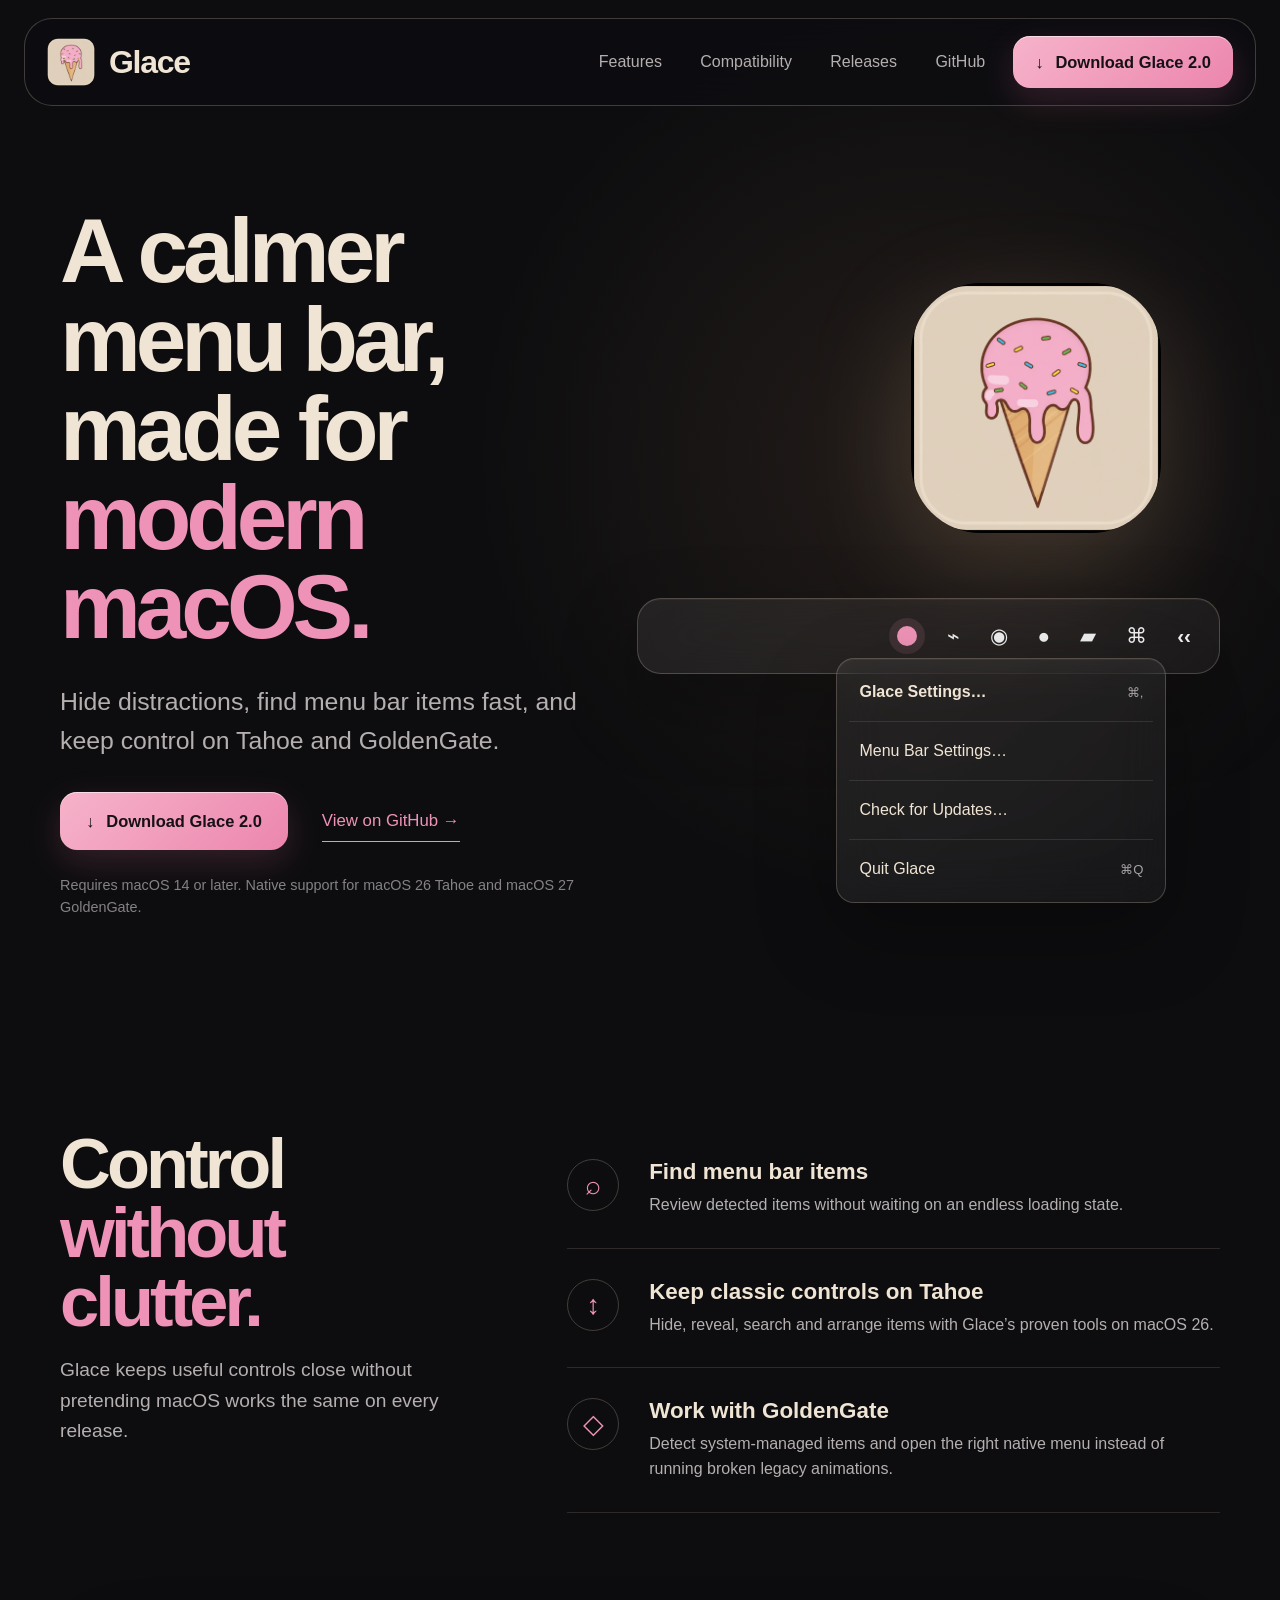
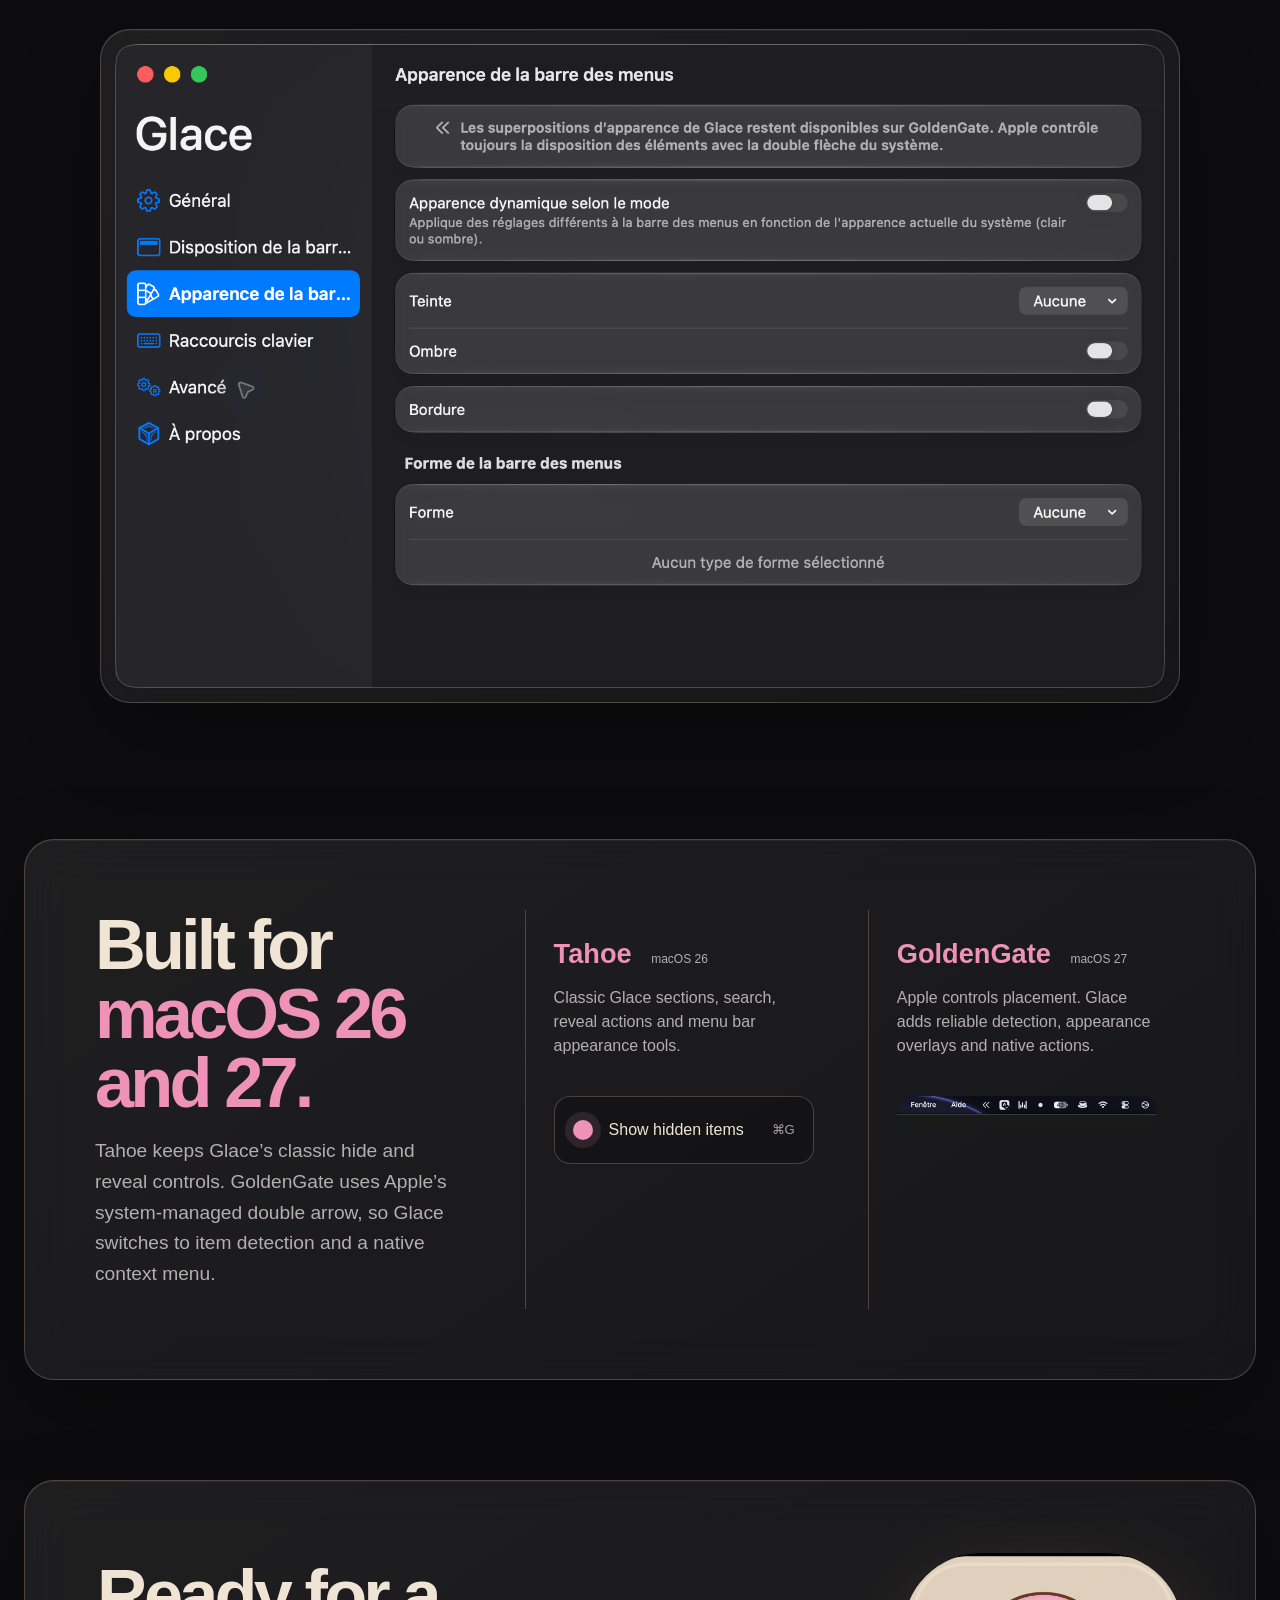
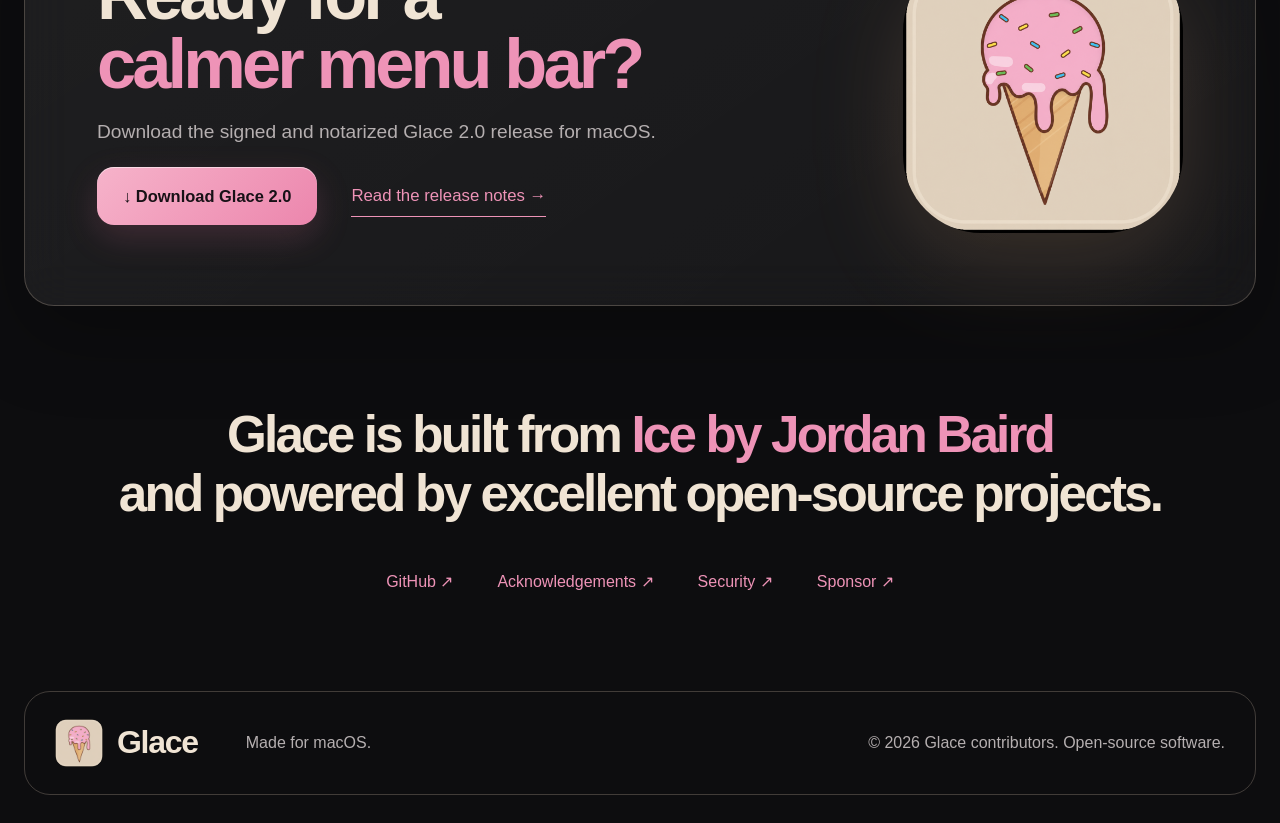
<file: index.html>
<!doctype html>
<html lang="en">
<head>
  <meta charset="utf-8">
  <meta name="viewport" content="width=device-width, initial-scale=1">
  <meta name="description" content="Glace is a modern menu bar manager for macOS Tahoe and GoldenGate.">
  <meta name="theme-color" content="#0d0d0f">
  <meta property="og:title" content="Glace — A calmer menu bar">
  <meta property="og:description" content="Hide distractions, find menu bar items fast, and stay in control on modern macOS.">
  <meta property="og:image" content="https://scorpion7slayer.github.io/Glace/assets/glace-icon.png">
  <title>Glace — A calmer menu bar for macOS</title>
  <link rel="icon" href="assets/glace-icon.png">
  <link rel="stylesheet" href="styles.css">
</head>
<body>
  <header class="site-header" aria-label="Primary navigation">
    <a class="brand" href="#top" aria-label="Glace home">
      <img src="assets/glace-icon.png" alt="" width="48" height="48">
      <span>Glace</span>
    </a>
    <nav>
      <a href="#features">Features</a>
      <a href="#compatibility">Compatibility</a>
      <a href="updates/Glace-2.0.0.html">Releases</a>
      <a href="https://github.com/scorpion7slayer/Glace">GitHub</a>
    </nav>
    <a class="button button-small" href="https://github.com/scorpion7slayer/Glace/releases/latest/download/Glace-2.0.0.dmg">
      <span aria-hidden="true">↓</span> Download Glace 2.0
    </a>
  </header>

  <main id="top">
    <section class="hero section-shell">
      <div class="hero-copy">
        <h1>A calmer menu bar,<br>made for <span>modern macOS.</span></h1>
        <p>Hide distractions, find menu bar items fast, and keep control on Tahoe and GoldenGate.</p>
        <div class="actions">
          <a class="button" href="https://github.com/scorpion7slayer/Glace/releases/latest/download/Glace-2.0.0.dmg">
            <span aria-hidden="true">↓</span> Download Glace 2.0
          </a>
          <a class="text-link" href="https://github.com/scorpion7slayer/Glace">View on GitHub <span aria-hidden="true">→</span></a>
        </div>
        <p class="requirements">Requires macOS 14 or later. Native support for macOS 26 Tahoe and macOS 27 GoldenGate.</p>
      </div>
      <div class="hero-visual" aria-label="Glace running on macOS">
        <img class="hero-icon" src="assets/glace-icon.png" alt="Glace melting ice-cream app icon">
        <div class="menu-bar-demo glass-panel">
          <div class="demo-dot" aria-hidden="true"></div>
          <span>⌁</span><span>◉</span><span>●</span><span>▰</span><span>⌘</span>
          <strong>‹‹</strong>
        </div>
        <div class="context-menu glass-panel">
          <div><strong>Glace Settings…</strong><kbd>⌘,</kbd></div>
          <hr>
          <div>Menu Bar Settings…</div>
          <hr>
          <div>Check for Updates…</div>
          <hr>
          <div>Quit Glace <kbd>⌘Q</kbd></div>
        </div>
      </div>
    </section>

    <section id="features" class="features section-shell">
      <div class="section-heading">
        <h2>Control <span>without clutter.</span></h2>
        <p>Glace keeps useful controls close without pretending macOS works the same on every release.</p>
      </div>
      <div class="feature-list">
        <article>
          <span class="feature-icon" aria-hidden="true">⌕</span>
          <div><h3>Find menu bar items</h3><p>Review detected items without waiting on an endless loading state.</p></div>
        </article>
        <article>
          <span class="feature-icon" aria-hidden="true">↕</span>
          <div><h3>Keep classic controls on Tahoe</h3><p>Hide, reveal, search and arrange items with Glace’s proven tools on macOS 26.</p></div>
        </article>
        <article>
          <span class="feature-icon" aria-hidden="true">◇</span>
          <div><h3>Work with GoldenGate</h3><p>Detect system-managed items and open the right native menu instead of running broken legacy animations.</p></div>
        </article>
      </div>
      <figure class="settings-shot glass-panel">
        <img src="assets/glace-settings.png" alt="Glace menu bar appearance settings on macOS">
      </figure>
    </section>

    <section id="compatibility" class="compatibility section-shell glass-panel">
      <div class="compatibility-copy">
        <h2>Built for<br><span>macOS 26 and 27.</span></h2>
        <p>Tahoe keeps Glace’s classic hide and reveal controls. GoldenGate uses Apple’s system-managed double arrow, so Glace switches to item detection and a native context menu.</p>
      </div>
      <div class="os-comparison">
        <article>
          <h3>Tahoe <small>macOS 26</small></h3>
          <p>Classic Glace sections, search, reveal actions and menu bar appearance tools.</p>
          <div class="mini-menu"><span class="demo-dot"></span><span>Show hidden items</span><kbd>⌘G</kbd></div>
        </article>
        <article>
          <h3>GoldenGate <small>macOS 27</small></h3>
          <p>Apple controls placement. Glace adds reliable detection, appearance overlays and native actions.</p>
          <img src="assets/goldengate-menu-bar.png" alt="GoldenGate menu bar with Apple's double arrow">
        </article>
      </div>
    </section>

    <section class="download section-shell glass-panel">
      <div>
        <h2>Ready for a<br><span>calmer menu bar?</span></h2>
        <p>Download the signed and notarized Glace 2.0 release for macOS.</p>
        <div class="actions">
          <a class="button" href="https://github.com/scorpion7slayer/Glace/releases/latest/download/Glace-2.0.0.dmg">↓ Download Glace 2.0</a>
          <a class="text-link" href="updates/Glace-2.0.0.html">Read the release notes →</a>
        </div>
      </div>
      <img src="assets/glace-icon.png" alt="" width="280" height="280">
    </section>

    <section class="open-source section-shell">
      <h2>Glace is built from <a href="https://github.com/jordanbaird/Ice">Ice by Jordan Baird</a><br>and powered by excellent open-source projects.</h2>
      <div class="resource-links">
        <a href="https://github.com/scorpion7slayer/Glace">GitHub ↗</a>
        <a href="https://github.com/scorpion7slayer/Glace/blob/main/Ice/Resources/Acknowledgements.rtf">Acknowledgements ↗</a>
        <a href="https://github.com/scorpion7slayer/Glace/security/policy">Security ↗</a>
        <a href="https://github.com/sponsors/scorpion7slayer">Sponsor ↗</a>
      </div>
    </section>
  </main>

  <footer class="site-footer section-shell">
    <a class="brand" href="#top"><img src="assets/glace-icon.png" alt="" width="48" height="48"><span>Glace</span></a>
    <p>Made for macOS.</p>
    <p>© 2026 Glace contributors. Open-source software.</p>
  </footer>
  <script src="script.js"></script>
</body>
</html>
</file>
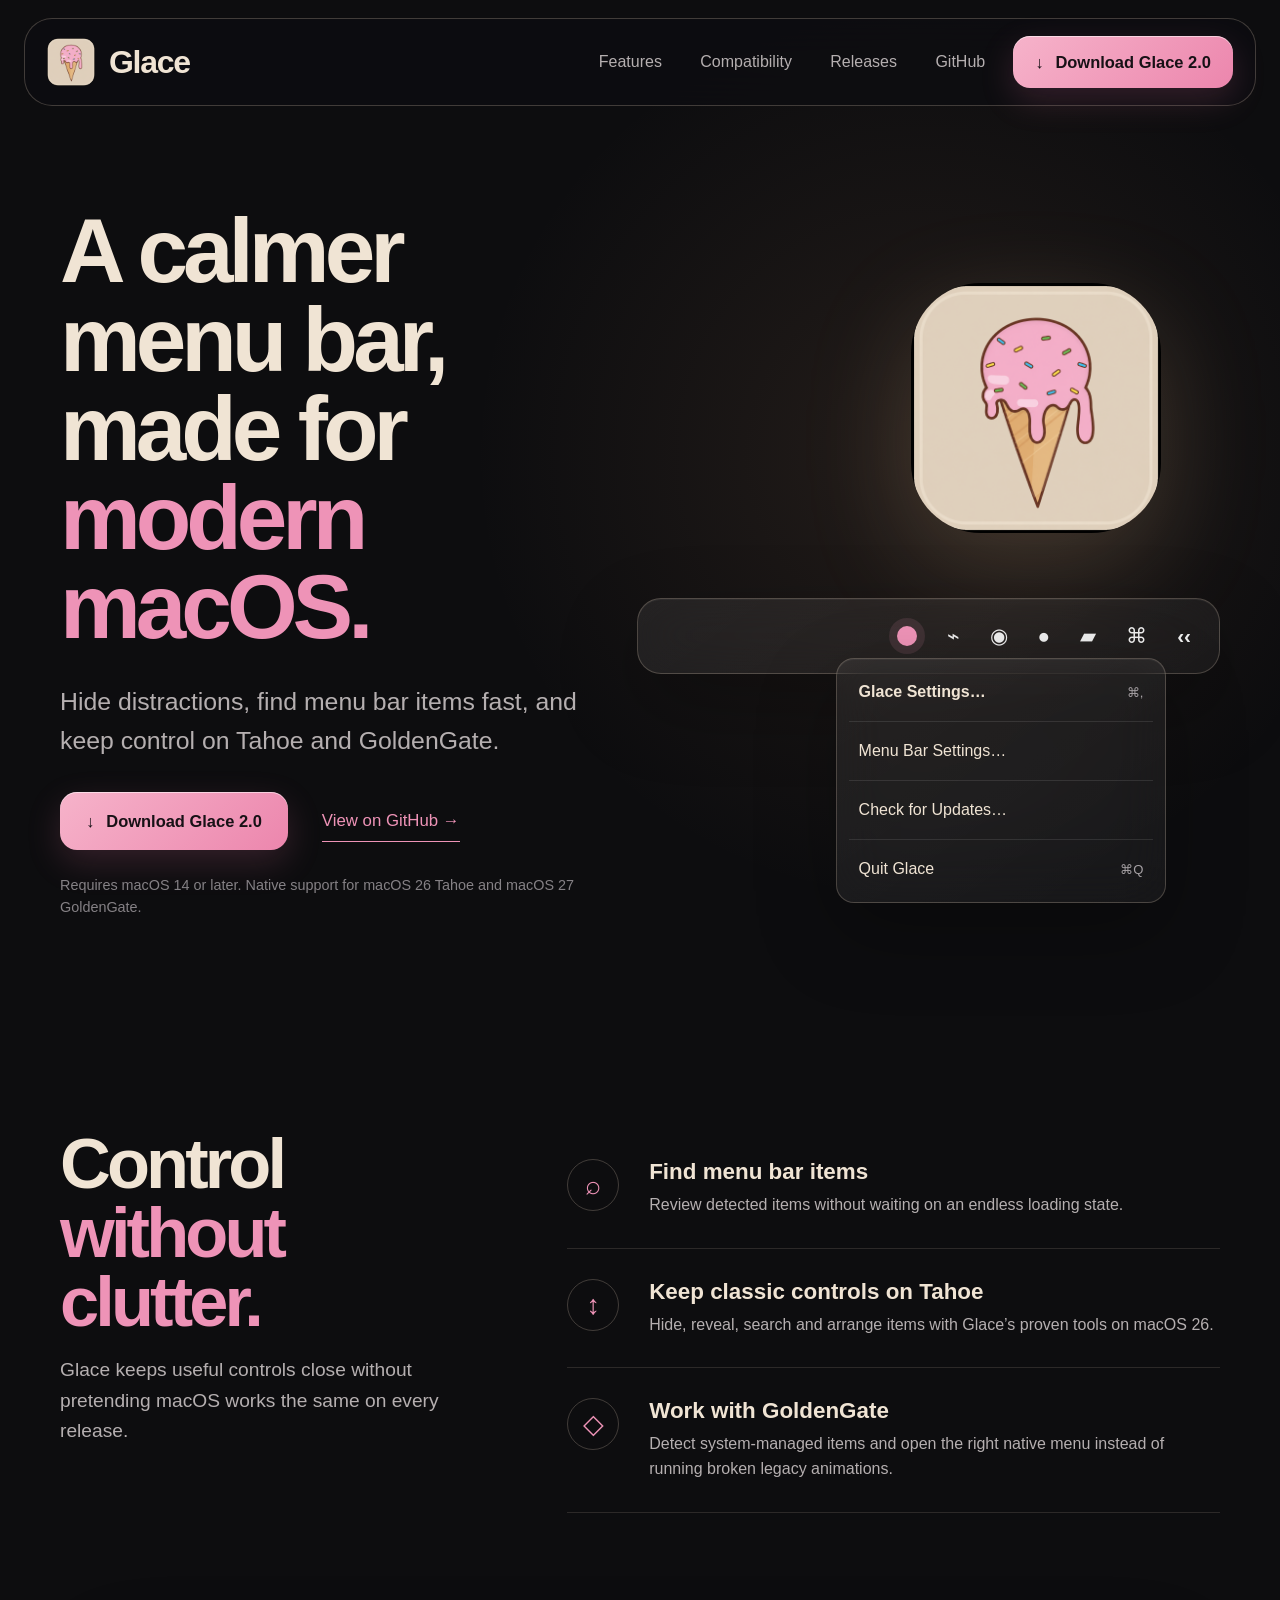
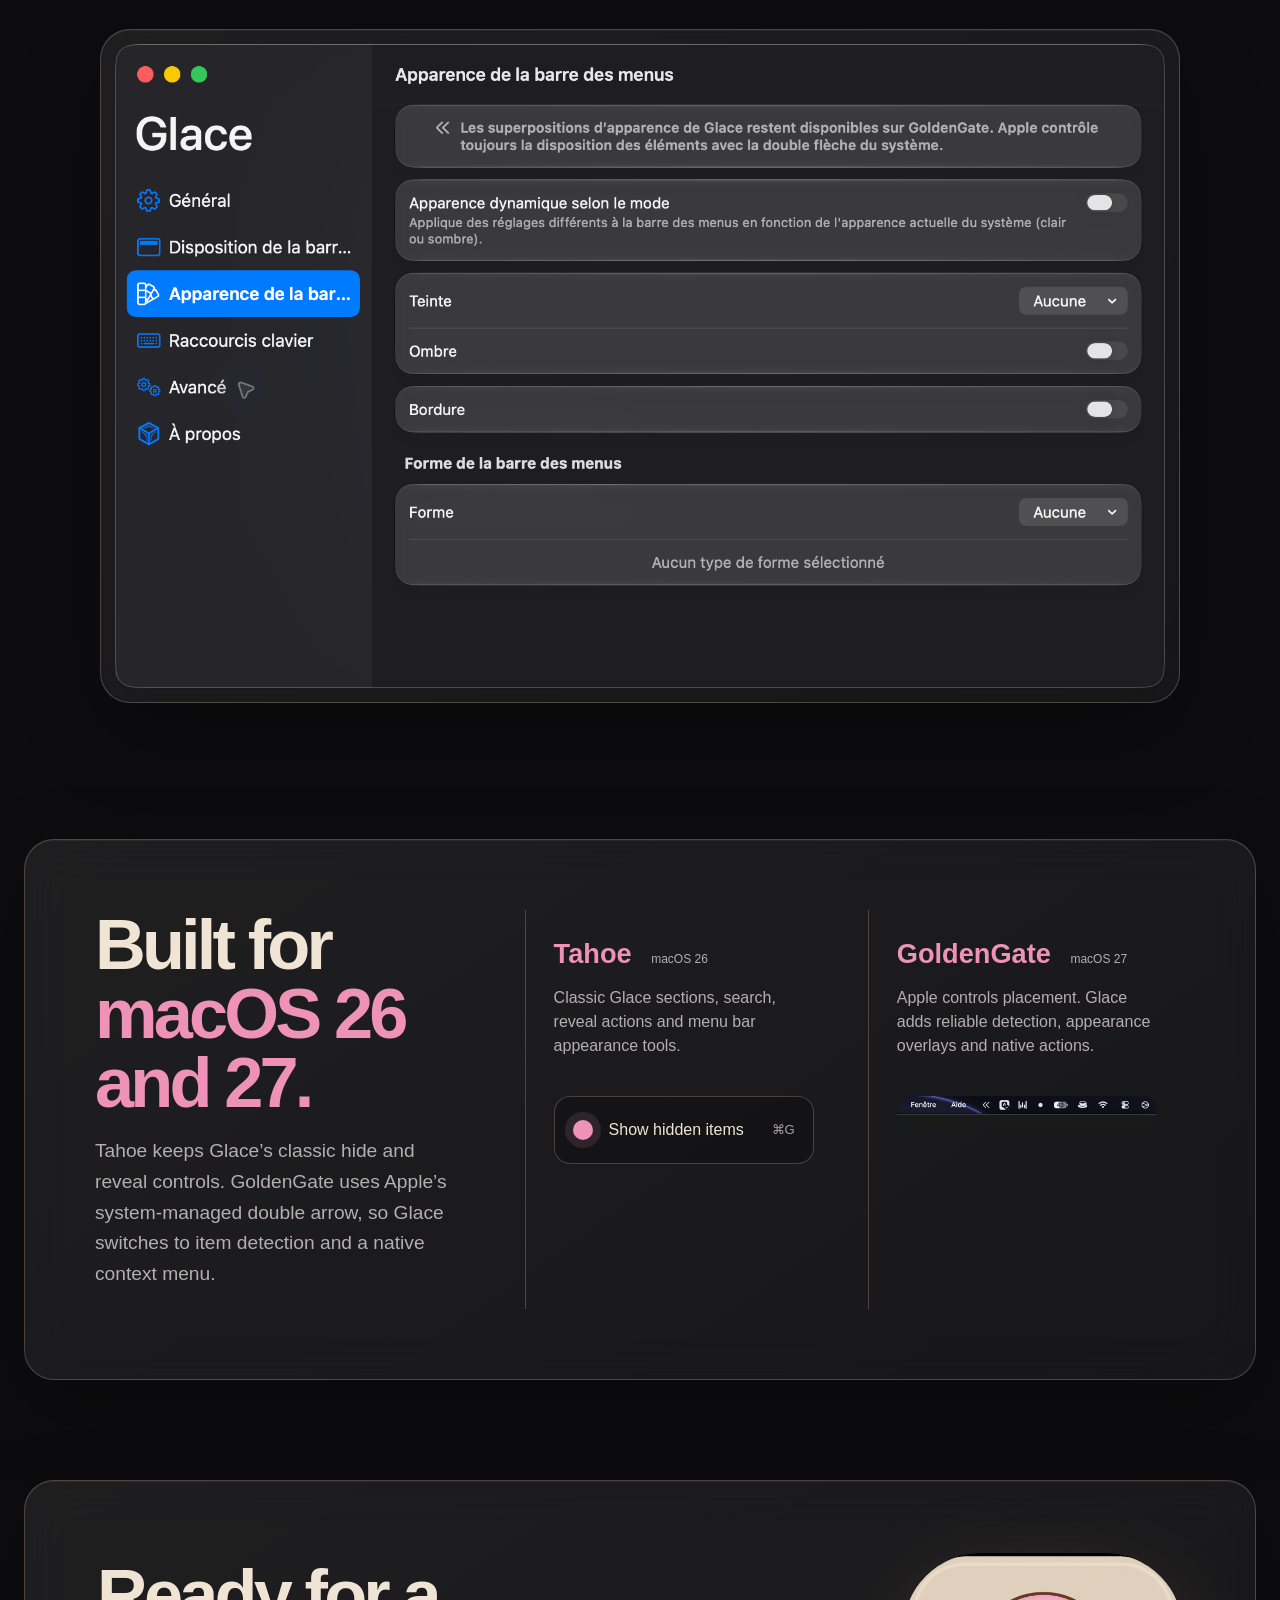
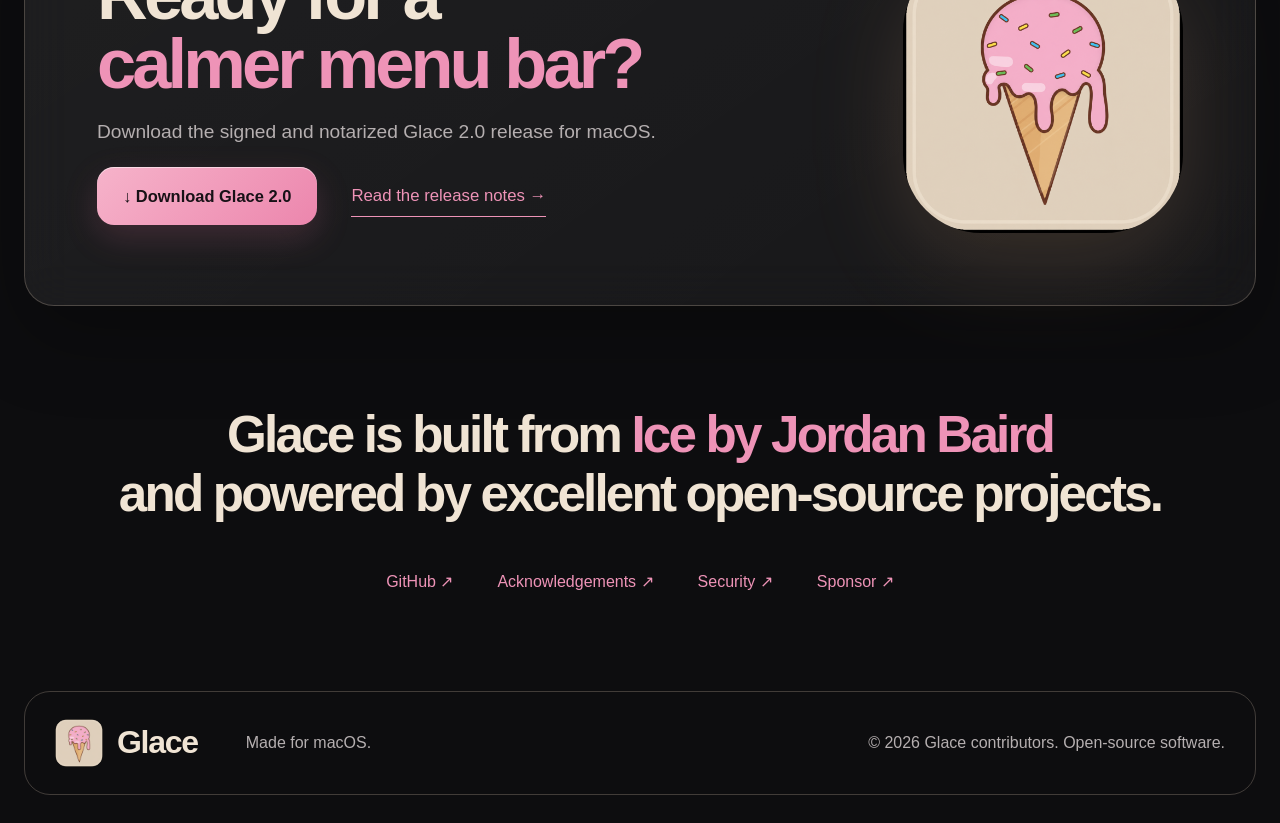
<file: Website/index.html>
<!doctype html>
<html lang="en">
<head>
  <meta charset="utf-8">
  <meta name="viewport" content="width=device-width, initial-scale=1">
  <meta name="description" content="Glace is a modern menu bar manager for macOS Tahoe and GoldenGate.">
  <meta name="theme-color" content="#0d0d0f">
  <meta property="og:title" content="Glace — A calmer menu bar">
  <meta property="og:description" content="Hide distractions, find menu bar items fast, and stay in control on modern macOS.">
  <meta property="og:image" content="https://scorpion7slayer.github.io/Glace/assets/glace-icon.png">
  <title>Glace — A calmer menu bar for macOS</title>
  <link rel="icon" href="assets/glace-icon.png">
  <link rel="stylesheet" href="styles.css">
</head>
<body>
  <header class="site-header" aria-label="Primary navigation">
    <a class="brand" href="#top" aria-label="Glace home">
      <img src="assets/glace-icon.png" alt="" width="48" height="48">
      <span>Glace</span>
    </a>
    <nav>
      <a href="#features">Features</a>
      <a href="#compatibility">Compatibility</a>
      <a href="updates/Glace-2.0.0.html">Releases</a>
      <a href="https://github.com/scorpion7slayer/Glace">GitHub</a>
    </nav>
    <a class="button button-small" href="https://github.com/scorpion7slayer/Glace/releases/tag/v2.0.0">
      <span aria-hidden="true">↓</span> Download Glace 2.0
    </a>
  </header>

  <main id="top">
    <section class="hero section-shell">
      <div class="hero-copy">
        <h1>A calmer menu bar,<br>made for <span>modern macOS.</span></h1>
        <p>Hide distractions, find menu bar items fast, and keep control on Tahoe and GoldenGate.</p>
        <div class="actions">
          <a class="button" href="https://github.com/scorpion7slayer/Glace/releases/tag/v2.0.0">
            <span aria-hidden="true">↓</span> Download Glace 2.0
          </a>
          <a class="text-link" href="https://github.com/scorpion7slayer/Glace">View on GitHub <span aria-hidden="true">→</span></a>
        </div>
        <p class="requirements">Requires macOS 14 or later. Native support for macOS 26 Tahoe and macOS 27 GoldenGate.</p>
      </div>
      <div class="hero-visual" aria-label="Glace running on macOS">
        <img class="hero-icon" src="assets/glace-icon.png" alt="Glace melting ice-cream app icon">
        <div class="menu-bar-demo glass-panel">
          <div class="demo-dot" aria-hidden="true"></div>
          <span>⌁</span><span>◉</span><span>●</span><span>▰</span><span>⌘</span>
          <strong>‹‹</strong>
        </div>
        <div class="context-menu glass-panel">
          <div><strong>Glace Settings…</strong><kbd>⌘,</kbd></div>
          <hr>
          <div>Menu Bar Settings…</div>
          <hr>
          <div>Check for Updates…</div>
          <hr>
          <div>Quit Glace <kbd>⌘Q</kbd></div>
        </div>
      </div>
    </section>

    <section id="features" class="features section-shell">
      <div class="section-heading">
        <h2>Control <span>without clutter.</span></h2>
        <p>Glace keeps useful controls close without pretending macOS works the same on every release.</p>
      </div>
      <div class="feature-list">
        <article>
          <span class="feature-icon" aria-hidden="true">⌕</span>
          <div><h3>Find menu bar items</h3><p>Review detected items without waiting on an endless loading state.</p></div>
        </article>
        <article>
          <span class="feature-icon" aria-hidden="true">↕</span>
          <div><h3>Keep classic controls on Tahoe</h3><p>Hide, reveal, search and arrange items with Glace’s proven tools on macOS 26.</p></div>
        </article>
        <article>
          <span class="feature-icon" aria-hidden="true">◇</span>
          <div><h3>Work with GoldenGate</h3><p>Detect system-managed items and open the right native menu instead of running broken legacy animations.</p></div>
        </article>
      </div>
      <figure class="settings-shot glass-panel">
        <img src="assets/glace-settings.png" alt="Glace menu bar appearance settings on macOS">
      </figure>
    </section>

    <section id="compatibility" class="compatibility section-shell glass-panel">
      <div class="compatibility-copy">
        <h2>Built for<br><span>macOS 26 and 27.</span></h2>
        <p>Tahoe keeps Glace’s classic hide and reveal controls. GoldenGate uses Apple’s system-managed double arrow, so Glace switches to item detection and a native context menu.</p>
      </div>
      <div class="os-comparison">
        <article>
          <h3>Tahoe <small>macOS 26</small></h3>
          <p>Classic Glace sections, search, reveal actions and menu bar appearance tools.</p>
          <div class="mini-menu"><span class="demo-dot"></span><span>Show hidden items</span><kbd>⌘G</kbd></div>
        </article>
        <article>
          <h3>GoldenGate <small>macOS 27</small></h3>
          <p>Apple controls placement. Glace adds reliable detection, appearance overlays and native actions.</p>
          <img src="assets/goldengate-menu-bar.png" alt="GoldenGate menu bar with Apple's double arrow">
        </article>
      </div>
    </section>

    <section class="download section-shell glass-panel">
      <div>
        <h2>Ready for a<br><span>calmer menu bar?</span></h2>
        <p>Download the signed and notarized Glace 2.0 release for macOS.</p>
        <div class="actions">
          <a class="button" href="https://github.com/scorpion7slayer/Glace/releases/tag/v2.0.0">↓ Download Glace 2.0</a>
          <a class="text-link" href="updates/Glace-2.0.0.html">Read the release notes →</a>
        </div>
      </div>
      <img src="assets/glace-icon.png" alt="" width="280" height="280">
    </section>

    <section class="open-source section-shell">
      <h2>Glace is built from <a href="https://github.com/jordanbaird/Ice">Ice by Jordan Baird</a><br>and powered by excellent open-source projects.</h2>
      <div class="resource-links">
        <a href="https://github.com/scorpion7slayer/Glace">GitHub ↗</a>
        <a href="https://github.com/scorpion7slayer/Glace/blob/main/Ice/Resources/Acknowledgements.rtf">Acknowledgements ↗</a>
        <a href="https://github.com/scorpion7slayer/Glace/security/policy">Security ↗</a>
        <a href="https://github.com/sponsors/scorpion7slayer">Sponsor ↗</a>
      </div>
    </section>
  </main>

  <footer class="site-footer section-shell">
    <a class="brand" href="#top"><img src="assets/glace-icon.png" alt="" width="48" height="48"><span>Glace</span></a>
    <p>Made for macOS.</p>
    <p>© 2026 Glace contributors. Open-source software.</p>
  </footer>
  <script src="script.js"></script>
</body>
</html>
</file>
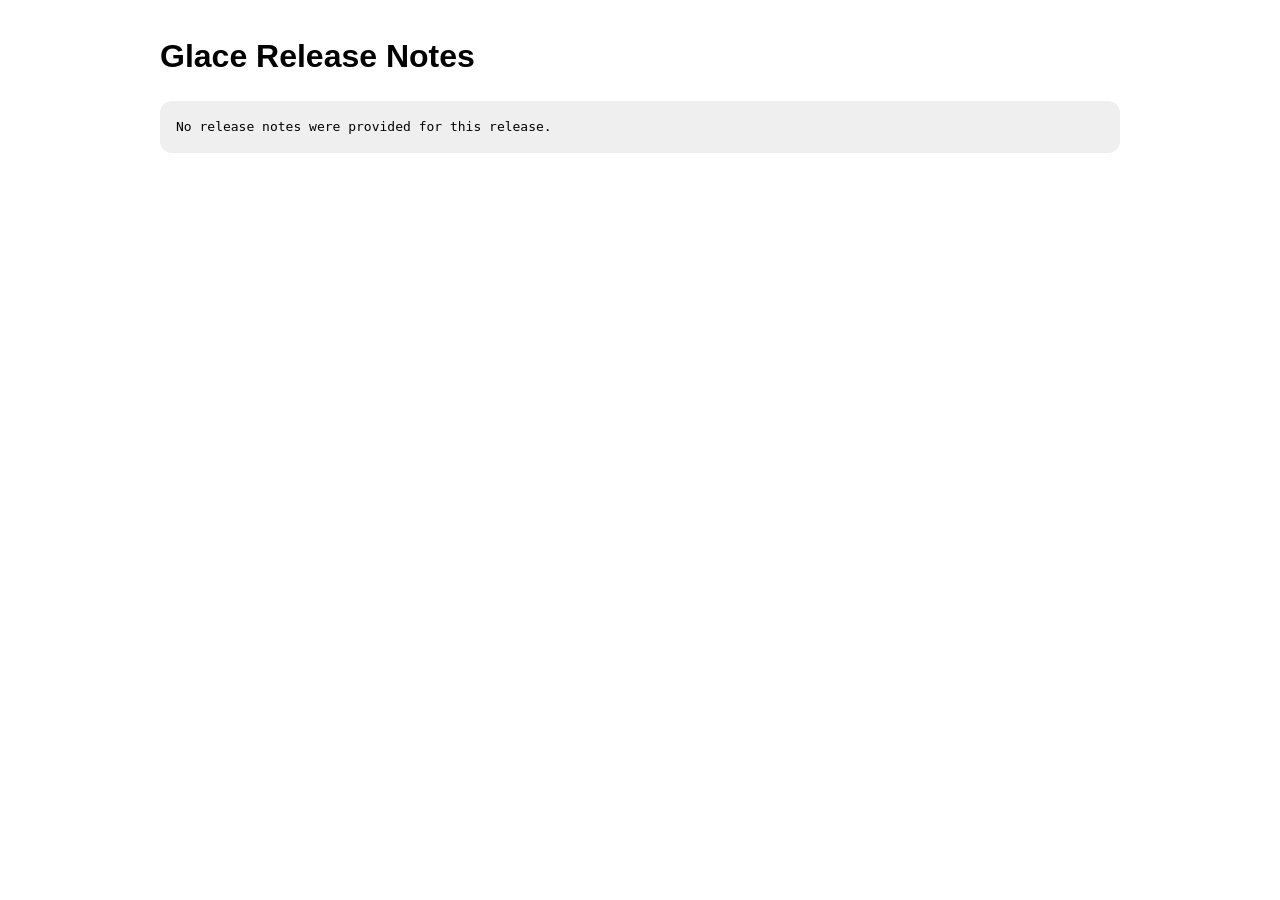
<file: updates/Glace-0.11.14.html>
<!DOCTYPE html>
<html lang="en">
<head>
  <meta charset="utf-8">
  <meta name="viewport" content="width=device-width, initial-scale=1">
  <title>Glace Release Notes</title>
  <style>
    :root { color-scheme: light dark; }
    body { font-family: -apple-system, BlinkMacSystemFont, sans-serif; line-height: 1.5; margin: 2rem auto; max-width: 60rem; padding: 0 1rem; }
    pre { white-space: pre-wrap; word-break: break-word; background: rgba(127, 127, 127, 0.12); border-radius: 12px; padding: 1rem; }
  </style>
</head>
<body>
  <h1>Glace Release Notes</h1>
  <pre>No release notes were provided for this release.</pre>
</body>
</html>
</file>
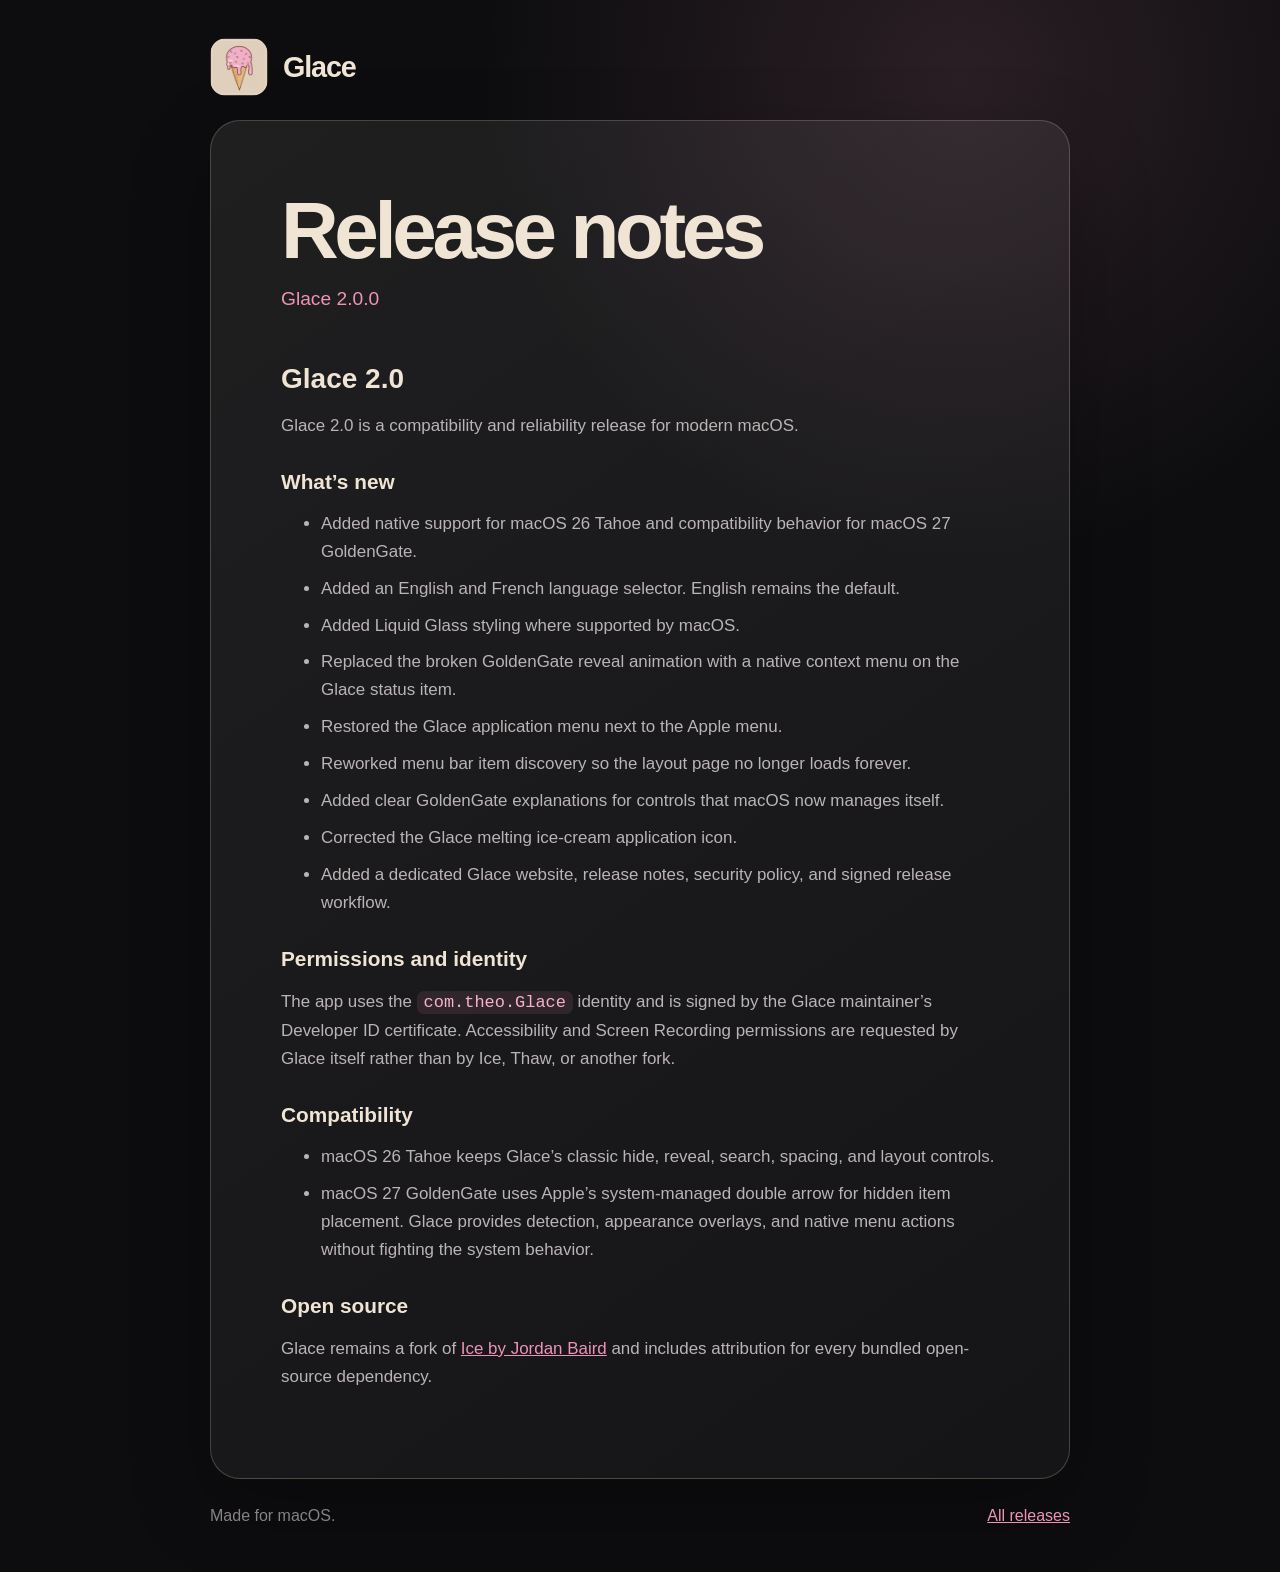
<file: updates/Glace-2.0.0.html>
<!doctype html>
<html lang="en">
<head>
  <meta charset="utf-8">
  <meta name="viewport" content="width=device-width, initial-scale=1">
  <meta name="theme-color" content="#0d0d0f">
  <title>Glace 2.0.0 — Release notes</title>
  <style>
    :root { color-scheme: dark; font-family: -apple-system, BlinkMacSystemFont, "SF Pro Display", sans-serif; background: #0d0d0f; color: #f0e4d4; }
    * { box-sizing: border-box; }
    body { margin: 0; min-height: 100vh; background: radial-gradient(circle at 75% 5%, rgba(238,147,183,.13), transparent 30rem), #0d0d0f; }
    header, main, footer { width: min(calc(100% - 32px), 860px); margin-inline: auto; }
    header { padding: 38px 0 24px; display: flex; align-items: center; gap: 15px; }
    header img { width: 58px; height: 58px; border-radius: 16px; }
    header a { color: inherit; text-decoration: none; font-size: 1.8rem; font-weight: 650; letter-spacing: -.04em; }
    main { padding: clamp(34px, 7vw, 70px); border: 1px solid rgba(231,210,187,.24); border-radius: 30px; background: linear-gradient(145deg, rgba(255,255,255,.075), rgba(255,255,255,.035)); box-shadow: 0 30px 80px rgba(0,0,0,.28); }
    h1 { margin: 0 0 12px; font-size: clamp(3rem, 8vw, 5rem); letter-spacing: -.055em; line-height: 1; }
    .version { margin: 0 0 48px; color: #ee93b7; font-size: 1.2rem; }
    h2 { margin: 42px 0 14px; font-size: 1.75rem; }
    h3 { margin: 30px 0 10px; font-size: 1.3rem; }
    p, li { color: #bbb4b5; font-size: 1.06rem; line-height: 1.65; }
    li { margin: 9px 0; }
    a { color: #ee93b7; }
    code { padding: 2px 7px; border-radius: 7px; background: rgba(238,147,183,.1); color: #f6b3ca; }
    footer { padding: 28px 0 48px; display: flex; justify-content: space-between; gap: 20px; color: #858185; }
    @media (max-width: 560px) { main { padding: 30px 22px; border-radius: 24px; } footer { flex-direction: column; } }
  </style>
</head>
<body>
  <header><img src="../assets/glace-icon.png" alt=""><a href="../">Glace</a></header>
  <main>
    <h1>Release notes</h1>
    <p class="version">Glace 2.0.0</p>
    <h2>Glace 2.0</h2>
<p>Glace 2.0 is a compatibility and reliability release for modern macOS.</p>
<h3>What’s new</h3>
<ul><li>Added native support for macOS 26 Tahoe and compatibility behavior for macOS 27 GoldenGate.</li><li>Added an English and French language selector. English remains the default.</li><li>Added Liquid Glass styling where supported by macOS.</li><li>Replaced the broken GoldenGate reveal animation with a native context menu on the Glace status item.</li><li>Restored the Glace application menu next to the Apple menu.</li><li>Reworked menu bar item discovery so the layout page no longer loads forever.</li><li>Added clear GoldenGate explanations for controls that macOS now manages itself.</li><li>Corrected the Glace melting ice-cream application icon.</li><li>Added a dedicated Glace website, release notes, security policy, and signed release workflow.</li></ul>
<h3>Permissions and identity</h3>
<p>The app uses the <code>com.theo.Glace</code> identity and is signed by the Glace maintainer’s Developer ID certificate. Accessibility and Screen Recording permissions are requested by Glace itself rather than by Ice, Thaw, or another fork.</p>
<h3>Compatibility</h3>
<ul><li>macOS 26 Tahoe keeps Glace’s classic hide, reveal, search, spacing, and layout controls.</li><li>macOS 27 GoldenGate uses Apple’s system-managed double arrow for hidden item placement. Glace provides detection, appearance overlays, and native menu actions without fighting the system behavior.</li></ul>
<h3>Open source</h3>
<p>Glace remains a fork of <a href="https://github.com/jordanbaird/Ice" rel="noreferrer">Ice by Jordan Baird</a> and includes attribution for every bundled open-source dependency.</p>
  </main>
  <footer><span>Made for macOS.</span><a href="https://github.com/scorpion7slayer/Glace/releases">All releases</a></footer>
</body>
</html>
</file>
<file: styles.css>
:root {
  color-scheme: dark;
  --background: #0d0d0f;
  --surface: rgba(255, 255, 255, 0.045);
  --surface-strong: rgba(255, 255, 255, 0.075);
  --border: rgba(231, 210, 187, 0.24);
  --text: #f0e4d4;
  --muted: #b5afb0;
  --accent: #ee93b7;
  --accent-strong: #f4a3c1;
  --radius: 30px;
  --max-width: 1440px;
  font-family: -apple-system, BlinkMacSystemFont, "SF Pro Display", "Helvetica Neue", sans-serif;
  background: var(--background);
  color: var(--text);
  scroll-behavior: smooth;
}

* { box-sizing: border-box; }
body { margin: 0; min-width: 320px; background: radial-gradient(circle at 72% 11%, rgba(191, 137, 99, 0.12), transparent 28rem), var(--background); }
a { color: inherit; text-decoration: none; }
img { display: block; max-width: 100%; }
.section-shell { width: min(calc(100% - 48px), var(--max-width)); margin-inline: auto; }
.glass-panel { border: 1px solid var(--border); background: linear-gradient(145deg, var(--surface-strong), var(--surface)); box-shadow: inset 0 1px rgba(255, 255, 255, 0.05), 0 30px 80px rgba(0, 0, 0, 0.28); backdrop-filter: blur(24px); }

.site-header { position: sticky; top: 18px; z-index: 20; width: min(calc(100% - 48px), var(--max-width)); margin: 18px auto 0; min-height: 88px; padding: 14px 22px; display: flex; align-items: center; gap: 28px; border: 1px solid var(--border); border-radius: 28px; background: rgba(14, 14, 17, 0.78); backdrop-filter: blur(26px); }
.site-header.is-scrolled { box-shadow: 0 18px 55px rgba(0, 0, 0, 0.34); }
.brand { display: inline-flex; align-items: center; gap: 14px; font-size: 2rem; font-weight: 650; letter-spacing: -0.04em; }
.brand img { border-radius: 12px; }
.site-header nav { margin-left: auto; display: flex; gap: clamp(18px, 3vw, 52px); color: var(--muted); }
.site-header nav a:hover, .site-header nav a:focus-visible, .text-link:hover, .resource-links a:hover { color: var(--accent-strong); }
.button { min-height: 58px; padding: 0 26px; display: inline-flex; align-items: center; justify-content: center; gap: 12px; border-radius: 17px; color: #171116; background: linear-gradient(135deg, #f6b3ca, #ec86ad); font-size: 1.03rem; font-weight: 650; box-shadow: inset 0 1px rgba(255, 255, 255, 0.55), 0 12px 34px rgba(232, 115, 159, 0.18); transition: transform 160ms ease, filter 160ms ease; }
.button:hover { transform: translateY(-2px); filter: brightness(1.06); }
.button-small { min-height: 52px; padding-inline: 22px; }

.hero { min-height: 760px; padding: 100px 36px 78px; display: grid; grid-template-columns: minmax(0, 0.93fr) minmax(520px, 1.07fr); gap: 48px; align-items: center; }
.hero h1, h2 { margin: 0; letter-spacing: -0.055em; line-height: 0.98; }
.hero h1 { max-width: 720px; font-size: clamp(4.2rem, 7.1vw, 7rem); }
.hero h1 span, h2 span { color: var(--accent); }
.hero-copy > p { max-width: 620px; margin: 32px 0; color: var(--muted); font-size: clamp(1.2rem, 2vw, 1.55rem); line-height: 1.55; }
.actions { display: flex; align-items: center; gap: 34px; flex-wrap: wrap; }
.text-link { color: var(--accent); padding-block: 10px; border-bottom: 1px solid currentColor; font-size: 1.05rem; }
.hero-copy .requirements { margin-top: 24px; font-size: 0.9rem; color: #858185; }
.hero-visual { position: relative; min-height: 590px; }
.hero-icon { position: absolute; width: 250px; right: 10%; top: 0; border-radius: 28%; filter: drop-shadow(0 32px 50px rgba(221, 181, 135, 0.2)); }
.menu-bar-demo { position: absolute; left: 2%; right: 0; top: 315px; height: 76px; padding: 0 28px; border-radius: 24px; display: flex; align-items: center; justify-content: flex-end; gap: 30px; color: #eee; font-size: 1.3rem; }
.demo-dot { width: 20px; height: 20px; flex: 0 0 auto; border-radius: 50%; background: var(--accent); box-shadow: 0 0 0 8px rgba(238, 147, 183, 0.12); }
.context-menu { position: absolute; right: 9%; top: 375px; width: 330px; padding: 12px; border-radius: 18px; }
.context-menu div { min-height: 42px; padding: 0 10px; display: flex; align-items: center; justify-content: space-between; }
.context-menu hr { border: 0; border-top: 1px solid rgba(255, 255, 255, 0.1); }
kbd { color: #a7a2a5; font: inherit; font-size: 0.82em; }

.features { padding: 100px 36px 120px; display: grid; grid-template-columns: 0.8fr 1.2fr; gap: 72px; align-items: start; }
.section-heading { position: sticky; top: 145px; }
.section-heading h2, .compatibility h2, .download h2 { font-size: clamp(3.2rem, 5.5vw, 5.7rem); }
.section-heading p, .compatibility-copy p, .download p { color: var(--muted); font-size: 1.2rem; line-height: 1.6; }
.feature-list { display: grid; gap: 0; }
.feature-list article { display: grid; grid-template-columns: 58px 1fr; gap: 24px; padding: 30px 0; border-bottom: 1px solid rgba(231, 210, 187, 0.14); }
.feature-list h3 { margin: 0 0 8px; font-size: 1.4rem; }
.feature-list p { margin: 0; color: var(--muted); line-height: 1.55; }
.feature-icon { width: 52px; height: 52px; display: grid; place-items: center; border: 1px solid var(--border); border-radius: 50%; color: var(--accent); font-size: 1.7rem; }
.settings-shot { grid-column: 1 / -1; margin-top: 44px; padding: 14px; border-radius: var(--radius); overflow: hidden; }
.settings-shot img { width: 100%; border-radius: 19px; }

.compatibility { padding: 70px; border-radius: var(--radius); display: grid; grid-template-columns: 0.7fr 1.3fr; gap: 74px; }
.os-comparison { display: grid; grid-template-columns: 1fr 1fr; gap: 26px; }
.os-comparison article { padding: 28px; border-left: 1px solid var(--border); }
.os-comparison h3 { margin: 0 0 16px; color: var(--accent); font-size: 1.7rem; }
.os-comparison small { margin-left: 12px; color: var(--muted); font-size: 0.75rem; font-weight: 500; }
.os-comparison p { min-height: 84px; color: var(--muted); line-height: 1.5; }
.os-comparison img { margin-top: 26px; border-radius: 14px; }
.mini-menu { min-height: 68px; margin-top: 26px; padding: 0 18px; display: flex; align-items: center; gap: 16px; border: 1px solid var(--border); border-radius: 16px; background: rgba(0,0,0,0.22); }
.mini-menu kbd { margin-left: auto; }

.download { margin-top: 100px; padding: 72px; border-radius: var(--radius); display: flex; align-items: center; justify-content: space-between; gap: 60px; }
.download > div { max-width: 760px; }
.download img { border-radius: 28%; filter: drop-shadow(0 28px 45px rgba(230, 175, 125, 0.16)); }
.open-source { padding: 100px 36px; text-align: center; }
.open-source h2 { max-width: 1050px; margin-inline: auto; font-size: clamp(2.2rem, 4vw, 4.1rem); line-height: 1.15; }
.open-source h2 a { color: var(--accent); }
.resource-links { margin-top: 48px; display: flex; justify-content: center; gap: 44px; flex-wrap: wrap; color: var(--accent); }
.site-footer { margin-bottom: 28px; padding: 26px 30px; display: flex; align-items: center; gap: 48px; border: 1px solid var(--border); border-radius: 26px; color: var(--muted); }
.site-footer .brand { color: var(--text); }
.site-footer p:last-child { margin-left: auto; }

:focus-visible { outline: 3px solid var(--accent); outline-offset: 4px; }
@media (prefers-reduced-motion: reduce) { * { scroll-behavior: auto !important; transition: none !important; } }

@media (max-width: 980px) {
  .site-header nav { display: none; }
  .site-header .button { margin-left: auto; }
  .hero { grid-template-columns: 1fr; padding-top: 70px; }
  .hero-visual { min-height: 570px; }
  .features { grid-template-columns: 1fr; }
  .section-heading { position: static; }
  .compatibility { grid-template-columns: 1fr; }
}

@media (max-width: 680px) {
  .section-shell, .site-header { width: min(calc(100% - 24px), var(--max-width)); }
  .site-header { top: 8px; min-height: 66px; padding: 9px 12px; border-radius: 20px; }
  .site-header .brand { font-size: 1.5rem; }
  .site-header .brand img { width: 40px; height: 40px; }
  .site-header .button { min-height: 44px; padding: 0 13px; font-size: 0.82rem; }
  .hero, .features { padding-inline: 12px; }
  .hero { min-height: auto; grid-template-columns: minmax(0, 1fr); }
  .hero h1 { font-size: clamp(3rem, 15vw, 5rem); }
  .hero-visual { min-height: 500px; }
  .hero-icon { width: 190px; right: 8%; }
  .menu-bar-demo { left: 0; top: 250px; gap: 18px; overflow: hidden; }
  .context-menu { right: 5%; top: 316px; width: min(330px, 90%); }
  .compatibility, .download { padding: 34px 22px; }
  .os-comparison { grid-template-columns: 1fr; }
  .os-comparison article { border-left: 0; border-top: 1px solid var(--border); }
  .download { flex-direction: column; align-items: flex-start; }
  .download img { width: 180px; align-self: center; }
  .site-footer { flex-wrap: wrap; gap: 14px 26px; }
  .site-footer p, .site-footer p:last-child { margin: 0; }
  .site-footer p:last-child { width: 100%; }
}
</file>
<file: Website/styles.css>
:root {
  color-scheme: dark;
  --background: #0d0d0f;
  --surface: rgba(255, 255, 255, 0.045);
  --surface-strong: rgba(255, 255, 255, 0.075);
  --border: rgba(231, 210, 187, 0.24);
  --text: #f0e4d4;
  --muted: #b5afb0;
  --accent: #ee93b7;
  --accent-strong: #f4a3c1;
  --radius: 30px;
  --max-width: 1440px;
  font-family: -apple-system, BlinkMacSystemFont, "SF Pro Display", "Helvetica Neue", sans-serif;
  background: var(--background);
  color: var(--text);
  scroll-behavior: smooth;
}

* { box-sizing: border-box; }
body { margin: 0; min-width: 320px; background: radial-gradient(circle at 72% 11%, rgba(191, 137, 99, 0.12), transparent 28rem), var(--background); }
a { color: inherit; text-decoration: none; }
img { display: block; max-width: 100%; }
.section-shell { width: min(calc(100% - 48px), var(--max-width)); margin-inline: auto; }
.glass-panel { border: 1px solid var(--border); background: linear-gradient(145deg, var(--surface-strong), var(--surface)); box-shadow: inset 0 1px rgba(255, 255, 255, 0.05), 0 30px 80px rgba(0, 0, 0, 0.28); backdrop-filter: blur(24px); }

.site-header { position: sticky; top: 18px; z-index: 20; width: min(calc(100% - 48px), var(--max-width)); margin: 18px auto 0; min-height: 88px; padding: 14px 22px; display: flex; align-items: center; gap: 28px; border: 1px solid var(--border); border-radius: 28px; background: rgba(14, 14, 17, 0.78); backdrop-filter: blur(26px); }
.site-header.is-scrolled { box-shadow: 0 18px 55px rgba(0, 0, 0, 0.34); }
.brand { display: inline-flex; align-items: center; gap: 14px; font-size: 2rem; font-weight: 650; letter-spacing: -0.04em; }
.brand img { border-radius: 12px; }
.site-header nav { margin-left: auto; display: flex; gap: clamp(18px, 3vw, 52px); color: var(--muted); }
.site-header nav a:hover, .site-header nav a:focus-visible, .text-link:hover, .resource-links a:hover { color: var(--accent-strong); }
.button { min-height: 58px; padding: 0 26px; display: inline-flex; align-items: center; justify-content: center; gap: 12px; border-radius: 17px; color: #171116; background: linear-gradient(135deg, #f6b3ca, #ec86ad); font-size: 1.03rem; font-weight: 650; box-shadow: inset 0 1px rgba(255, 255, 255, 0.55), 0 12px 34px rgba(232, 115, 159, 0.18); transition: transform 160ms ease, filter 160ms ease; }
.button:hover { transform: translateY(-2px); filter: brightness(1.06); }
.button-small { min-height: 52px; padding-inline: 22px; }

.hero { min-height: 760px; padding: 100px 36px 78px; display: grid; grid-template-columns: minmax(0, 0.93fr) minmax(520px, 1.07fr); gap: 48px; align-items: center; }
.hero h1, h2 { margin: 0; letter-spacing: -0.055em; line-height: 0.98; }
.hero h1 { max-width: 720px; font-size: clamp(4.2rem, 7.1vw, 7rem); }
.hero h1 span, h2 span { color: var(--accent); }
.hero-copy > p { max-width: 620px; margin: 32px 0; color: var(--muted); font-size: clamp(1.2rem, 2vw, 1.55rem); line-height: 1.55; }
.actions { display: flex; align-items: center; gap: 34px; flex-wrap: wrap; }
.text-link { color: var(--accent); padding-block: 10px; border-bottom: 1px solid currentColor; font-size: 1.05rem; }
.hero-copy .requirements { margin-top: 24px; font-size: 0.9rem; color: #858185; }
.hero-visual { position: relative; min-height: 590px; }
.hero-icon { position: absolute; width: 250px; right: 10%; top: 0; border-radius: 28%; filter: drop-shadow(0 32px 50px rgba(221, 181, 135, 0.2)); }
.menu-bar-demo { position: absolute; left: 2%; right: 0; top: 315px; height: 76px; padding: 0 28px; border-radius: 24px; display: flex; align-items: center; justify-content: flex-end; gap: 30px; color: #eee; font-size: 1.3rem; }
.demo-dot { width: 20px; height: 20px; flex: 0 0 auto; border-radius: 50%; background: var(--accent); box-shadow: 0 0 0 8px rgba(238, 147, 183, 0.12); }
.context-menu { position: absolute; right: 9%; top: 375px; width: 330px; padding: 12px; border-radius: 18px; }
.context-menu div { min-height: 42px; padding: 0 10px; display: flex; align-items: center; justify-content: space-between; }
.context-menu hr { border: 0; border-top: 1px solid rgba(255, 255, 255, 0.1); }
kbd { color: #a7a2a5; font: inherit; font-size: 0.82em; }

.features { padding: 100px 36px 120px; display: grid; grid-template-columns: 0.8fr 1.2fr; gap: 72px; align-items: start; }
.section-heading { position: sticky; top: 145px; }
.section-heading h2, .compatibility h2, .download h2 { font-size: clamp(3.2rem, 5.5vw, 5.7rem); }
.section-heading p, .compatibility-copy p, .download p { color: var(--muted); font-size: 1.2rem; line-height: 1.6; }
.feature-list { display: grid; gap: 0; }
.feature-list article { display: grid; grid-template-columns: 58px 1fr; gap: 24px; padding: 30px 0; border-bottom: 1px solid rgba(231, 210, 187, 0.14); }
.feature-list h3 { margin: 0 0 8px; font-size: 1.4rem; }
.feature-list p { margin: 0; color: var(--muted); line-height: 1.55; }
.feature-icon { width: 52px; height: 52px; display: grid; place-items: center; border: 1px solid var(--border); border-radius: 50%; color: var(--accent); font-size: 1.7rem; }
.settings-shot { grid-column: 1 / -1; margin-top: 44px; padding: 14px; border-radius: var(--radius); overflow: hidden; }
.settings-shot img { width: 100%; border-radius: 19px; }

.compatibility { padding: 70px; border-radius: var(--radius); display: grid; grid-template-columns: 0.7fr 1.3fr; gap: 74px; }
.os-comparison { display: grid; grid-template-columns: 1fr 1fr; gap: 26px; }
.os-comparison article { padding: 28px; border-left: 1px solid var(--border); }
.os-comparison h3 { margin: 0 0 16px; color: var(--accent); font-size: 1.7rem; }
.os-comparison small { margin-left: 12px; color: var(--muted); font-size: 0.75rem; font-weight: 500; }
.os-comparison p { min-height: 84px; color: var(--muted); line-height: 1.5; }
.os-comparison img { margin-top: 26px; border-radius: 14px; }
.mini-menu { min-height: 68px; margin-top: 26px; padding: 0 18px; display: flex; align-items: center; gap: 16px; border: 1px solid var(--border); border-radius: 16px; background: rgba(0,0,0,0.22); }
.mini-menu kbd { margin-left: auto; }

.download { margin-top: 100px; padding: 72px; border-radius: var(--radius); display: flex; align-items: center; justify-content: space-between; gap: 60px; }
.download > div { max-width: 760px; }
.download img { border-radius: 28%; filter: drop-shadow(0 28px 45px rgba(230, 175, 125, 0.16)); }
.open-source { padding: 100px 36px; text-align: center; }
.open-source h2 { max-width: 1050px; margin-inline: auto; font-size: clamp(2.2rem, 4vw, 4.1rem); line-height: 1.15; }
.open-source h2 a { color: var(--accent); }
.resource-links { margin-top: 48px; display: flex; justify-content: center; gap: 44px; flex-wrap: wrap; color: var(--accent); }
.site-footer { margin-bottom: 28px; padding: 26px 30px; display: flex; align-items: center; gap: 48px; border: 1px solid var(--border); border-radius: 26px; color: var(--muted); }
.site-footer .brand { color: var(--text); }
.site-footer p:last-child { margin-left: auto; }

:focus-visible { outline: 3px solid var(--accent); outline-offset: 4px; }
@media (prefers-reduced-motion: reduce) { * { scroll-behavior: auto !important; transition: none !important; } }

@media (max-width: 980px) {
  .site-header nav { display: none; }
  .site-header .button { margin-left: auto; }
  .hero { grid-template-columns: 1fr; padding-top: 70px; }
  .hero-visual { min-height: 570px; }
  .features { grid-template-columns: 1fr; }
  .section-heading { position: static; }
  .compatibility { grid-template-columns: 1fr; }
}

@media (max-width: 680px) {
  .section-shell, .site-header { width: min(calc(100% - 24px), var(--max-width)); }
  .site-header { top: 8px; min-height: 66px; padding: 9px 12px; border-radius: 20px; }
  .site-header .brand { font-size: 1.5rem; }
  .site-header .brand img { width: 40px; height: 40px; }
  .site-header .button { min-height: 44px; padding: 0 13px; font-size: 0.82rem; }
  .hero, .features { padding-inline: 12px; }
  .hero { min-height: auto; grid-template-columns: minmax(0, 1fr); }
  .hero h1 { font-size: clamp(3rem, 15vw, 5rem); }
  .hero-visual { min-height: 500px; }
  .hero-icon { width: 190px; right: 8%; }
  .menu-bar-demo { left: 0; top: 250px; gap: 18px; overflow: hidden; }
  .context-menu { right: 5%; top: 316px; width: min(330px, 90%); }
  .compatibility, .download { padding: 34px 22px; }
  .os-comparison { grid-template-columns: 1fr; }
  .os-comparison article { border-left: 0; border-top: 1px solid var(--border); }
  .download { flex-direction: column; align-items: flex-start; }
  .download img { width: 180px; align-self: center; }
  .site-footer { flex-wrap: wrap; gap: 14px 26px; }
  .site-footer p, .site-footer p:last-child { margin: 0; }
  .site-footer p:last-child { width: 100%; }
}
</file>
